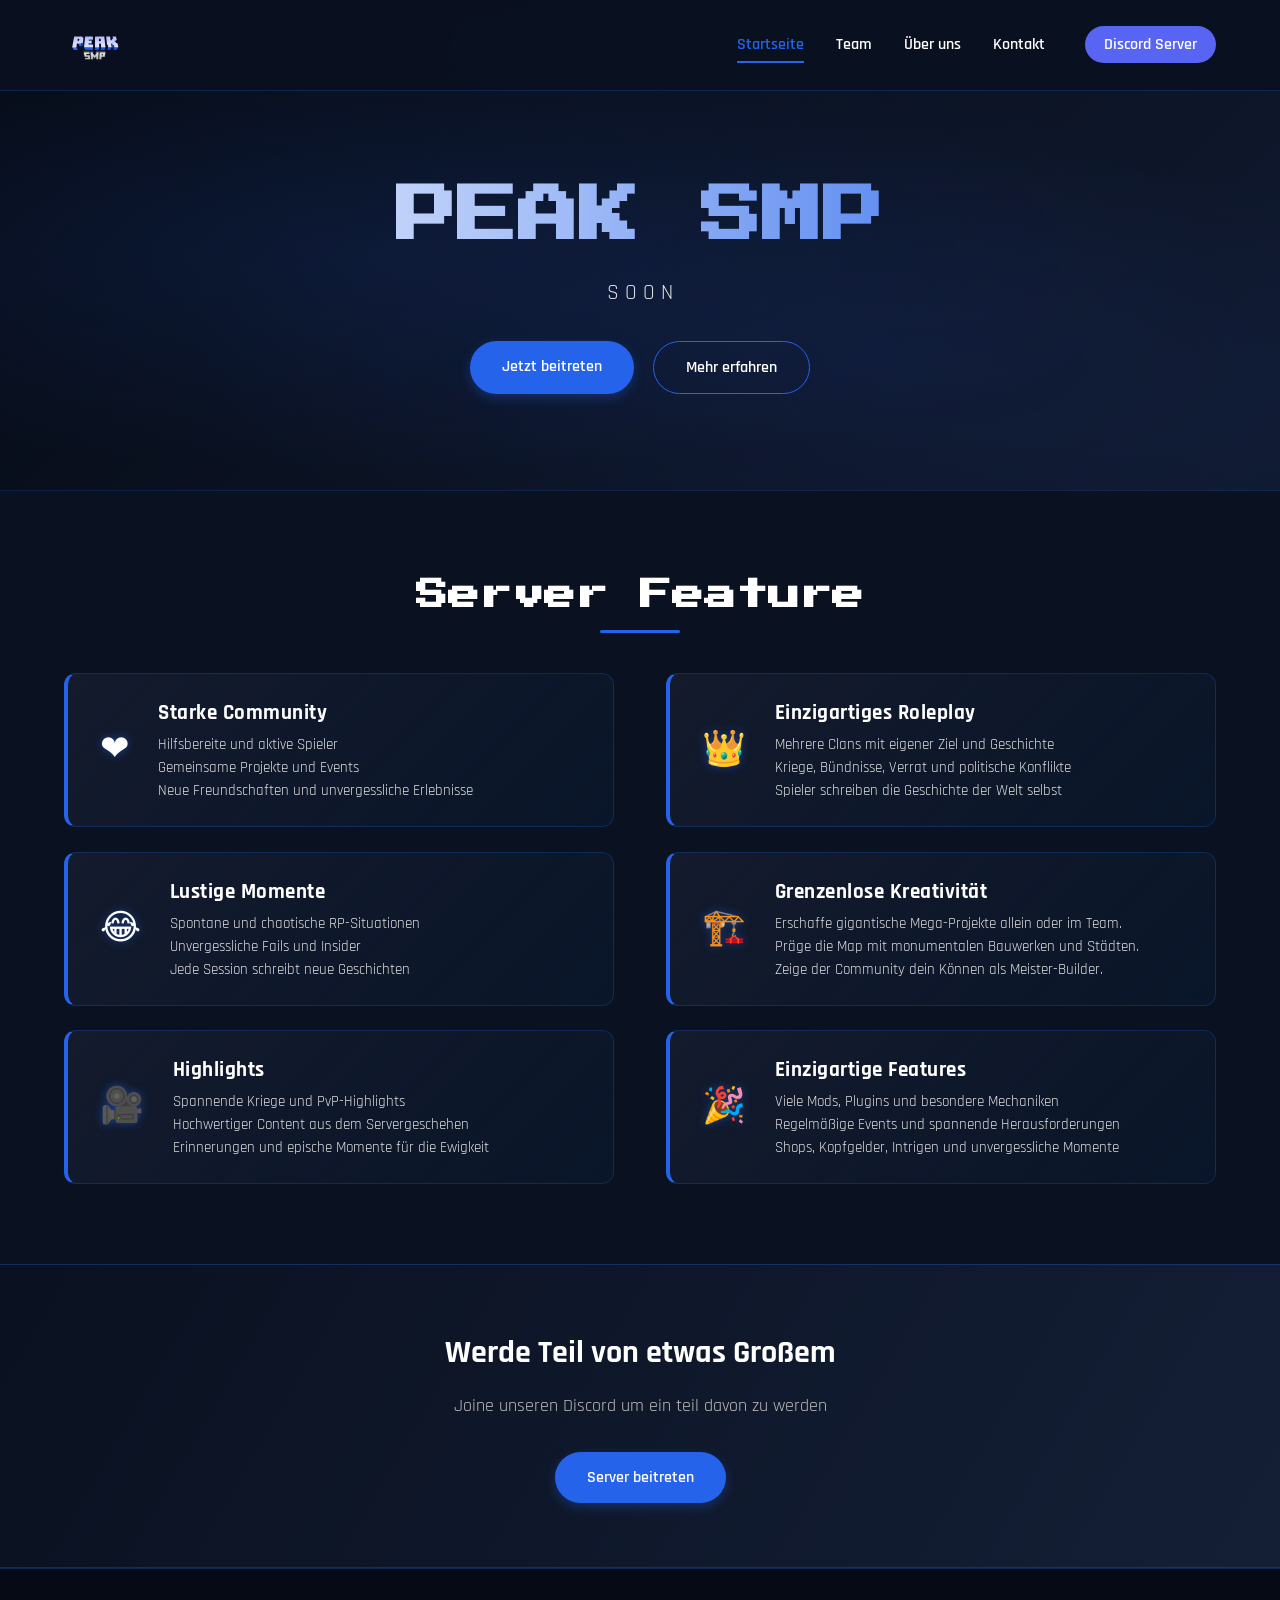
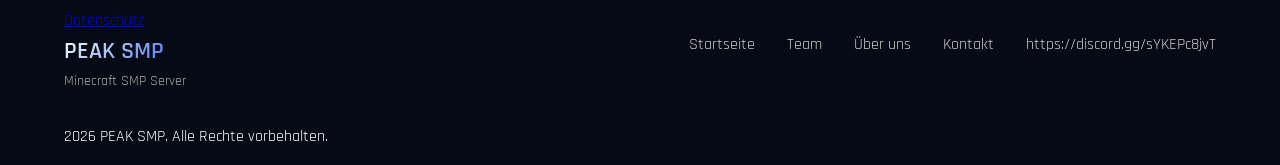
<file: index.html>
<!DOCTYPE html>
<html lang="de">
<head>
    <meta charset="UTF-8">
    <meta name="viewport" content="width=device-width, initial-scale=1.0, viewport-fit=cover">
    <title>PEAK SMP | Next Generation Minecraft Server</title>
    <link rel="icon" type="image/png" href="Bilder/logo.png">
    <link rel="stylesheet" href="style.css">
    <script src="particles.js" defer></script>
    <script src="features.js" defer></script>
    <script src="scroll.js" defer></script>
    <script src="script.js" defer></script>
</head>
<body>
    <div class="site-wrapper">
        <header class="main-header">
            <div class="container header-flex">
                <div class="logo">
                    <img src="/Bilder/logo.png" alt="PEAK SMP Logo" class="logo-img">
                </div>
                <button class="mobile-toggle" aria-label="Menü öffnen">
                    <span></span><span></span><span></span>
                </button>
                <nav class="main-nav">
                    <ul>
                        <li><a href="index.html" class="active">Startseite</a></li>
                        <li><a href="team.html">Team</a></li>
                        <li><a href="über.uns.html">Über uns</a></li>
                        <li><a href="kontakt.html">Kontakt</a></li>
                        <li><a href="https://discord.gg/sYKEPc8jvT" target="_blank" class="discord-btn">Discord Server</a></li>
                    </ul>
                </nav>
            </div>
        </header>

        <main>
            <section class="hero">
                <div class="container hero-content">
                    <h1 class="hero-title">PEAK SMP</h1>
                    <p class="hero-subtitle">S O O N</p>
                    <div class="hero-buttons">
                        <a href="https://discord.gg/sYKEPc8jvT" target="_blank" class="btn btn-primary">Jetzt beitreten</a>
                        <a href="über.uns.html" class="btn btn-secondary">Mehr erfahren</a>                    </div>
                </div>
            </section>

            <section class="features">
                <div class="container">
                    <h2 class="section-title">Server Feature</h2>
                    <div class="feature-two-columns">
                        <div class="feature-column-left"></div>
                        <div class="feature-column-right"></div>
                    </div>
                </div>
            </section>

            <section class="cta-section">
                <div class="container cta-container">
                    <h2>Werde Teil von etwas Großem</h2>
                    <p>Joine unseren Discord um ein teil davon zu werden</p>
                    <a href="https://discord.gg/sYKEPc8jvT" target="_blank" class="btn btn-primary">Server beitreten</a>
                </div>
            </section>
        </main>

        <footer class="main-footer">
            <div class="container">
                <div class="footer-privacy-box">
                    <a href="/Seiten/datenschutz.html" class="privacy-link">Datenschutz</a>
                </div>
                <div class="footer-flex">
                    <div class="footer-brand">
                        <p>PEAK SMP</p>
                        <span>Minecraft SMP Server</span>
                    </div>
                    <div class="footer-links">
    <a href="index.html">Startseite</a>
    <a href="team.html">Team</a>
    <a href="über.uns.html">Über uns</a>
    <a href="kontakt.html">Kontakt</a>
    <a href="https://discord.gg/sYKEPc8jvT" target="_blank">https://discord.gg/sYKEPc8jvT</a>
</div>

                    </div>
                </div>
                <div class="footer-bottom">
                    <div class="container">
                        <p>2026 PEAK SMP. Alle Rechte vorbehalten.</p>
                    </div>
                </div>
            </div>
        </footer>
    </div>
</body>
</html>
</file>
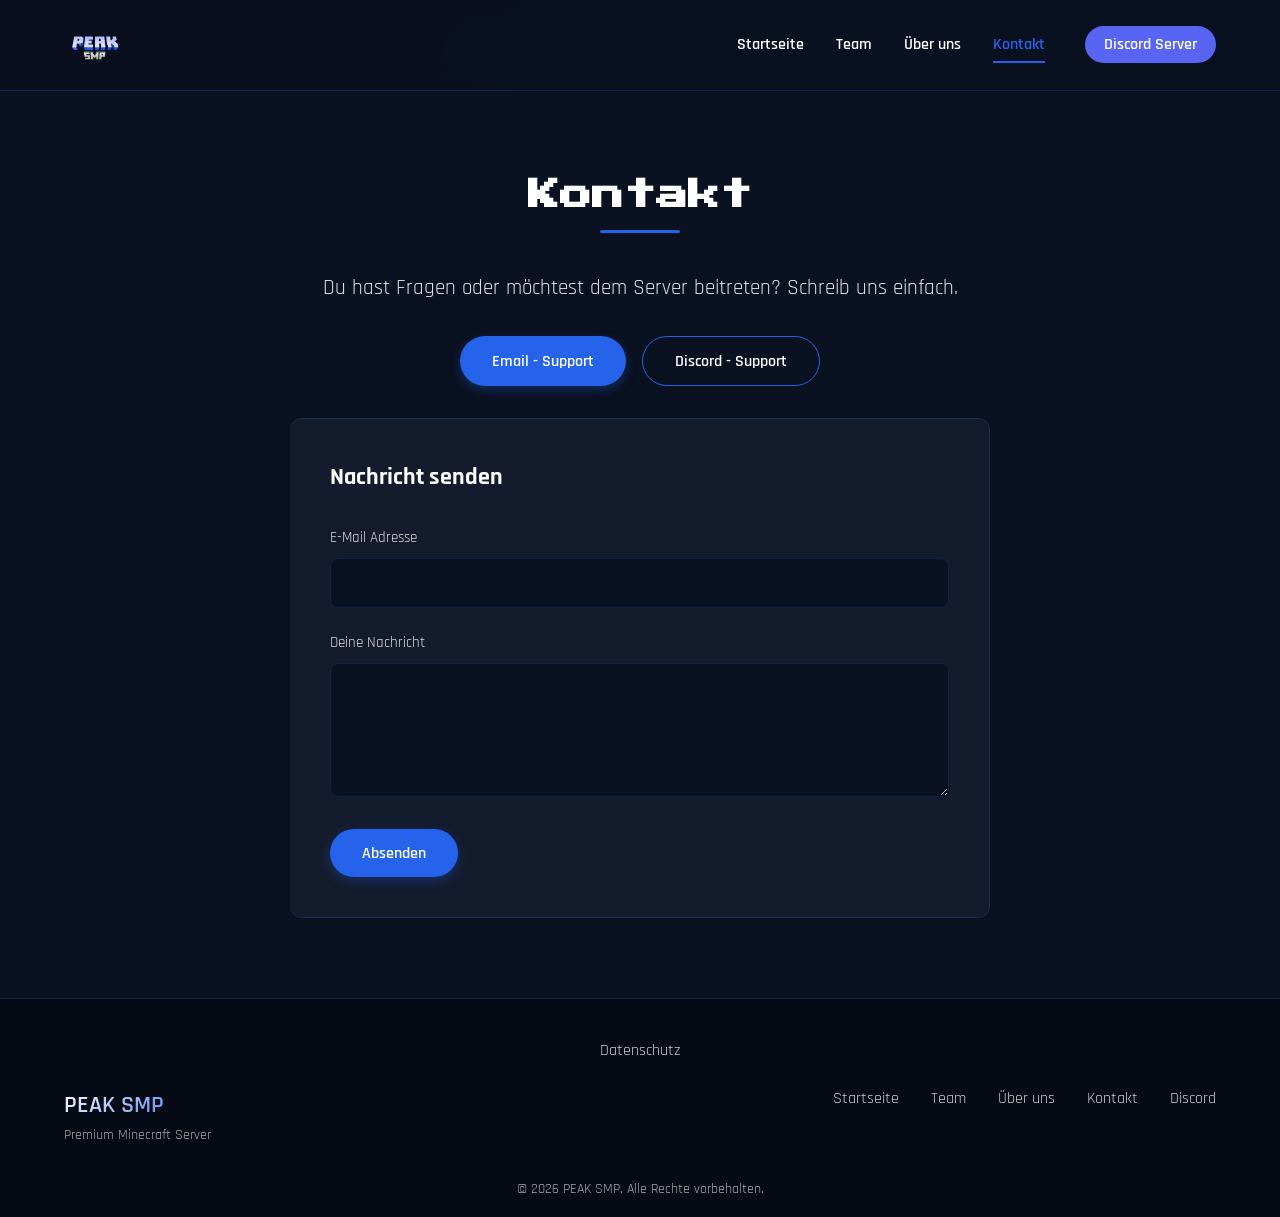
<file: kontakt.html>
<!DOCTYPE html>
<html lang="de">
<head>
    <meta charset="UTF-8">
    <meta name="viewport" content="width=device-width, initial-scale=1.0">
    <title>PEAK SMP | Kontakt</title>
    <link rel="icon" type="image/png" href="Bilder/logo.png">
    <link rel="stylesheet" href="style.css">
    <script src="particles.js" defer></script>
    <script src="scroll.js" defer></script>
    <script src="script.js" defer></script>
    <style>
        .contact-buttons {
            display: flex;
            gap: 1rem;
            margin: 1.5rem 0 2rem;
            justify-content: center;
        }
        .contact-toggle {
            cursor: pointer;
        }
        .contact-form {
            display: none;
        }
        .contact-form.active-form {
            display: block;
        }
        .contact-form-container {
            max-width: 700px;
            margin: 0 auto;
        }
        .contact-form .form-group {
            margin-bottom: 1.5rem;
            text-align: left;
        }
        .contact-form .form-group label {
            display: block;
            margin-bottom: 0.5rem;
            color: var(--text-off);
            font-size: 0.95rem;
        }
        .contact-form input, .contact-form textarea {
            width: 100%;
            padding: 0.85rem 1rem;
            background: var(--bg-dark);
            border: 1px solid rgba(37, 99, 235, 0.2);
            border-radius: 8px;
            color: white;
            font-family: 'Rajdhani', sans-serif;
            font-size: 1rem;
            transition: var(--transition);
        }
        .contact-form input:focus, .contact-form textarea:focus {
            outline: none;
            border-color: var(--primary-red);
            box-shadow: var(--glow);
        }
        #discord-success-message, #email-success-message {
            text-align: center;
            margin-top: 2rem;
            padding-top: 1.5rem;
            border-top: 1px solid rgba(255,255,255,0.1);
        }
        .success-title {
            color: var(--primary-red);
            font-size: 1.4rem;
            font-weight: bold;
            margin-bottom: 1rem;
        }
        .success-text {
            margin-bottom: 2rem;
            line-height: 1.5;
            color: var(--text-off);
        }
        .animated-btn {
            transition: all 0.3s ease;
            box-shadow: 0 0 0 rgba(37, 99, 235, 0.4);
            animation: pulse-blue 2s infinite;
        }
        .animated-btn:hover {
            animation: none;
            transform: translateY(-3px);
            box-shadow: 0 10px 20px rgba(37, 99, 235, 0.4);
        }
        @keyframes pulse-blue {
            0% { box-shadow: 0 0 0 0 rgba(37, 99, 235, 0.4); }
            70% { box-shadow: 0 0 0 10px rgba(37, 99, 235, 0); }
            100% { box-shadow: 0 0 0 0 rgba(37, 99, 235, 0); }
        }
    </style>
</head>
<body>
    <div class="site-wrapper">
        <!-- HEADER / NAVIGATION -->
        <header class="main-header">
            <div class="container header-flex">
                <div class="logo">
                    <img src="Bilder/logo.png" alt="PEAK SMP Logo" class="logo-img">
                </div>
                <button class="mobile-toggle" aria-label="Menü öffnen">
                    <span></span><span></span><span></span>
                </button>
                <nav class="main-nav">
                    <ul>
                        <li><a href="index.html">Startseite</a></li>
                        <li><a href="team.html">Team</a></li>
                        <li><a href="über.uns.html">Über uns</a></li>
                        <li><a href="kontakt.html" class="active">Kontakt</a></li>
                        <li><a href="https://discord.gg/BPkrQR4ZX9" target="_blank" class="discord-btn">Discord Server</a></li>
                    </ul>
                </nav>
            </div>
        </header>

        <!-- MAIN CONTENT -->
        <main class="features" style="text-align: center;">
            <div class="container">
                <h1 class="section-title">Kontakt</h1>
                <p class="hero-subtitle">Du hast Fragen oder möchtest dem Server beitreten? Schreib uns einfach.</p>

                <!-- Toggles für die Formulare -->
                <div class="contact-buttons">
                    <button class="btn btn-primary contact-toggle active" data-form="email">Email - Support</button>
                    <button class="btn btn-secondary contact-toggle" data-form="discord">Discord - Support</button>
                </div>

                <div class="contact-form-container">
                    <!-- Umgebende Styling-Box für das Formular -->
                    <div class="banner-card" style="max-width: 100%; display: block; padding: 2.5rem; border-left: none; background: var(--bg-card);">
                        
                        <!-- Email-Formular (Formspree) -->
                        <div id="email-form" class="contact-form active-form">
                            <h2 style="margin-bottom: 2rem; text-align: left;">Nachricht senden</h2>
                            <form action="https://formspree.io/f/xkoapkjv" method="POST">
                                <div class="form-group">
                                    <label for="email">E-Mail Adresse</label>
                                    <input type="email" id="email" name="email" required>
                                </div>
                                <div class="form-group">
                                    <label for="message">Deine Nachricht</label>
                                    <textarea id="message" name="message" rows="5" required></textarea>
                                </div>
                                <div style="text-align: left;">
                                    <button type="submit" class="btn btn-primary">Absenden</button>
                                </div>
                            </form>
                            <div id="email-success-message" style="margin-top: 1.5rem; display: none; text-align: center;">
                                <p style="color: #4caf50;">Vielen Dank! Deine Nachricht wurde gesendet.</p>
                            </div>
                        </div>

                        <!-- Discord-Formular -->
                        <div id="discord-form" class="contact-form">
                            <h2 style="margin-bottom: 2rem; text-align: left;">Discord Support</h2>
                            <form id="discord-contact-form">
                                <div class="form-group">
                                    <label for="subject">Dein Anliegen</label>
                                    <input type="text" id="subject" name="subject" required>
                                </div>
                                <div class="form-group">
                                    <label for="discordname">Discord Name (Only ID + Name)</label>
                                    <input type="text" id="discordname" name="discordname" placeholder="Beispiel: Benutzer#1234" required>
                                </div>
                                <div class="form-group">
                                    <label for="discordmessage">Nachricht</label>
                                    <textarea id="discordmessage" rows="5" required></textarea>
                                </div>
                                <div style="text-align: left;">
                                    <button type="submit" class="btn btn-primary">Absenden</button>
                                </div>
                            </form>
                            <div id="discord-success-message" style="margin-top: 2rem; display: none; text-align: center;">
                                <p class="success-title">Discord Support Anfrage</p>
                                <p class="success-text">Hey Vielen Dank für deine Support Anfrage. Wir werden sie uns durchlesen, dein Anliegen klären und so schnell wir können zurückschreiben!</p>
                                <a href="https://discord.gg/BPkrQR4ZX9" target="_blank" class="btn btn-primary animated-btn">Support beitreten</a>
                            </div>
                        </div>

                    </div>
                </div>
            </div>
        </main>

        <!-- FOOTER -->
        <footer class="main-footer">
            <div class="container">
                <div style="text-align: center; margin-bottom: 1.5rem;">
                    <a href="datenschutz.html" style="color: #ccc; text-decoration: none; transition: color 0.2s;">Datenschutz</a>
                </div>
                <div class="footer-flex">
                    <div class="footer-brand">
                        <p>PEAK SMP</p>
                        <span>Premium Minecraft Server</span>
                    </div>
                    <div class="footer-links">
                        <a href="index.html">Startseite</a>
                        <a href="team.html">Team</a>
                        <a href="über.uns.html">Über uns</a>
                        <a href="kontakt.html">Kontakt</a>
                        <a href="https://discord.gg/BPkrQR4ZX9" target="_blank">Discord</a>
                    </div>
                </div>
                <div style="text-align: center; margin-top: 2rem; color: #aaa; font-size: 0.9rem;">
                    <p>&copy; 2026 PEAK SMP. Alle Rechte vorbehalten.</p>
                </div>
            </div>
        </footer>
    </div>
</body>
</html>
</file>
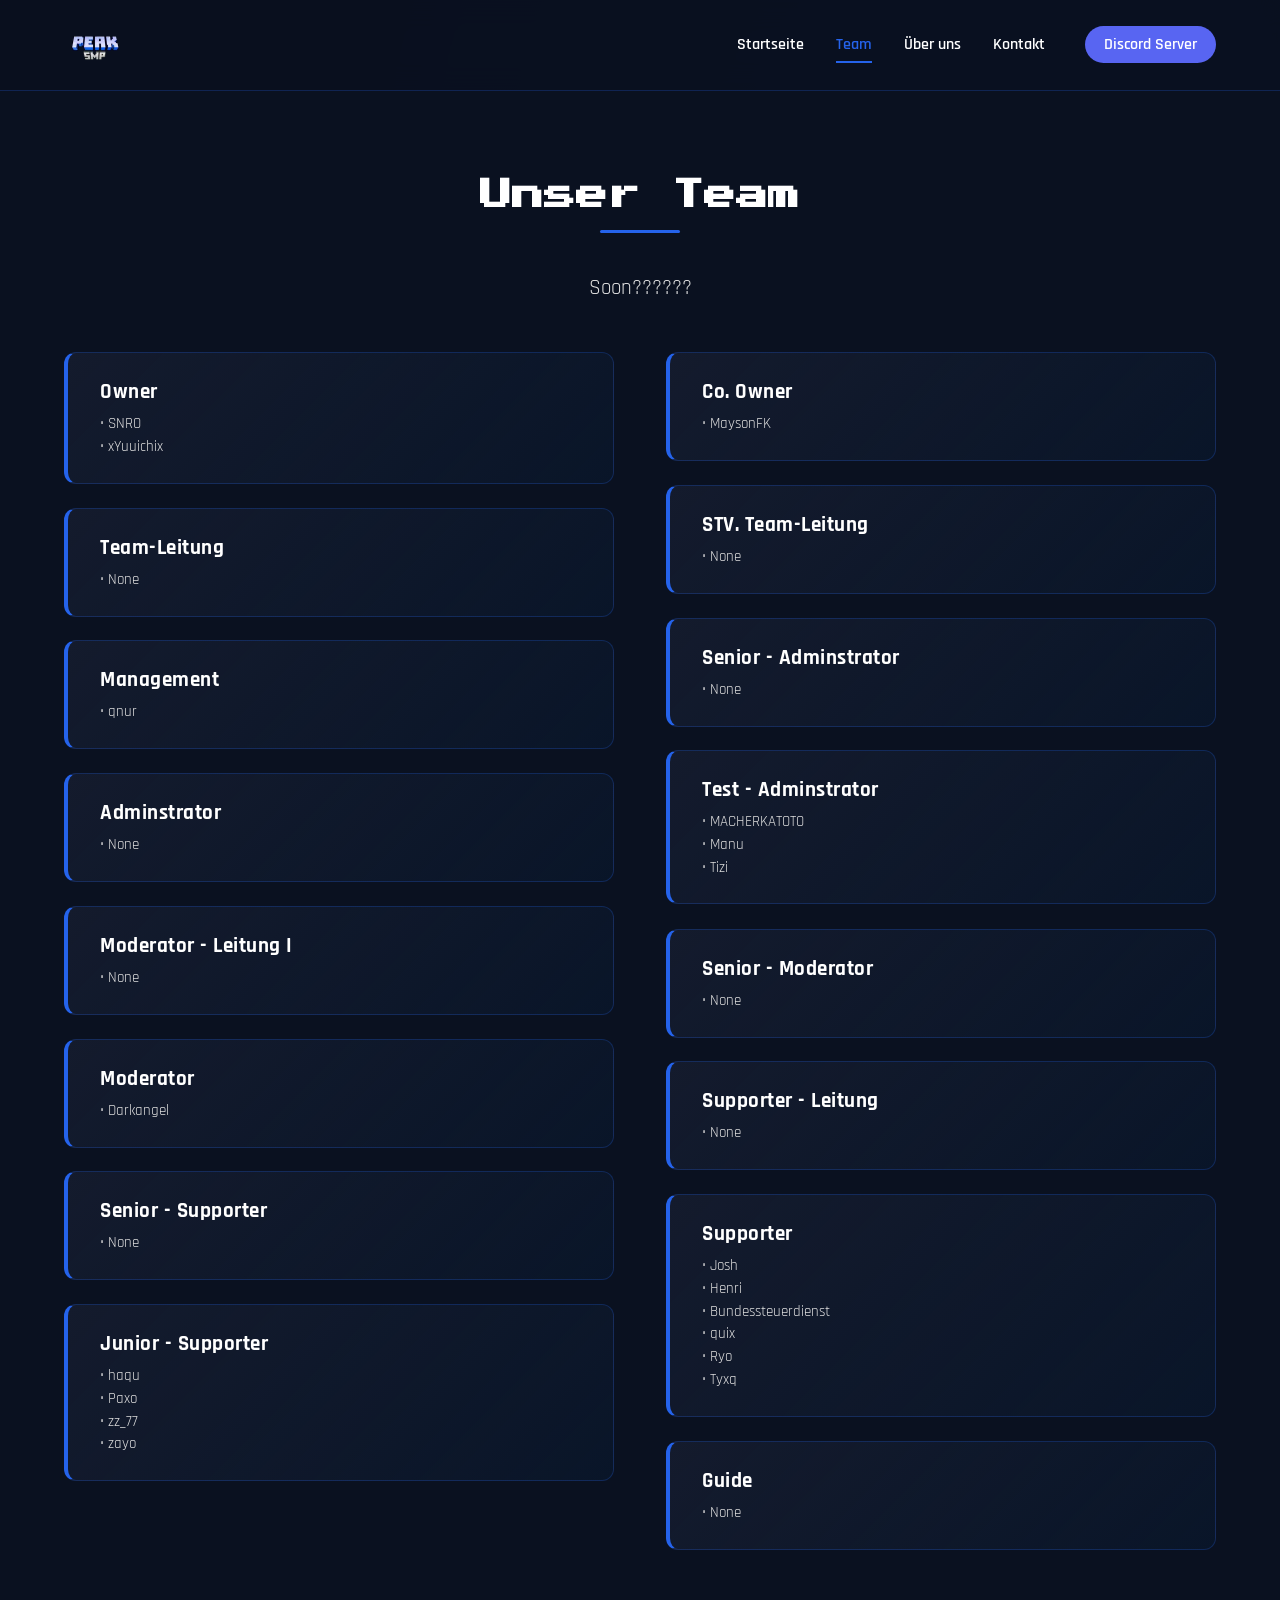
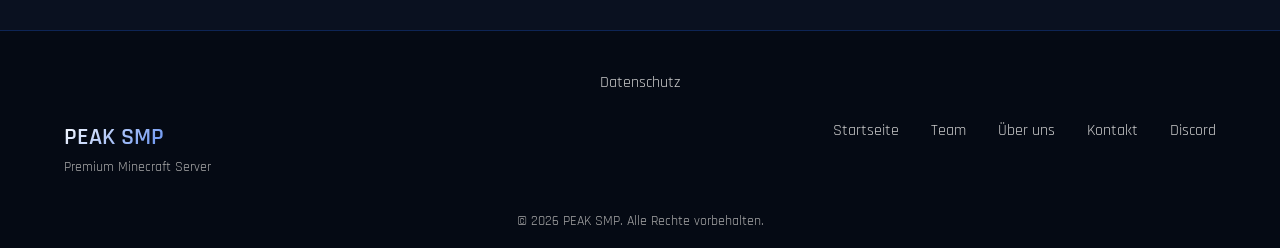
<file: team.html>
<!DOCTYPE html>
<html lang="de">
<head>
    <meta charset="UTF-8">
    <meta name="viewport" content="width=device-width, initial-scale=1.0">
    <title>PEAK SMP | Team</title>
    <link rel="icon" type="image/png" href="Bilder/logo.png">
    <link rel="stylesheet" href="style.css">
    <script src="particles.js" defer></script>
    <script src="scroll.js" defer></script>
    <script src="script.js" defer></script>
</head>
<body>
    <div class="site-wrapper">
        <!-- HEADER / NAVIGATION -->
        <header class="main-header">
            <div class="container header-flex">
                <div class="logo">
                    <img src="Bilder/logo.png" alt="PEAK SMP Logo" class="logo-img">
                </div>
                <button class="mobile-toggle" aria-label="Menü öffnen">
                    <span></span><span></span><span></span>
                </button>
                <nav class="main-nav">
                    <ul>
                        <li><a href="index.html">Startseite</a></li>
                        <li><a href="team.html" class="active">Team</a></li>
                        <li><a href="über.uns.html">Über uns</a></li>
                        <li><a href="kontakt.html">Kontakt</a></li>
                        <li><a href="https://discord.gg" target="_blank" class="discord-btn">Discord Server</a></li>
                    </ul>
                </nav>
            </div>
        </header>

        <!-- MAIN CONTENT (TEAM BOXEN) -->
        <main class="features">
            <div class="container">
                <h1 class="section-title">Unser Team</h1>
                <p class="hero-subtitle" style="text-align: center; margin-bottom: 3rem;">Soon??????</p>
                
                <div class="feature-two-columns">
                    <!-- LINKE SPALTE -->
                    <div class="feature-column-left">
                        
                        <div class="banner-card">
                            <div>
                                <h3>Owner</h3>
                                <p>• SNRO<br>• xYuuichix</p>
                            </div>
                        </div>

                        <div class="banner-card">
                            <div>
                                <h3>Team-Leitung</h3>
                                <p>• None</p>
                            </div>
                        </div>

                        <div class="banner-card">
                            <div>
                                <h3>Management</h3>
                                <p>• qnur</p>
                            </div>
                        </div>

                        <div class="banner-card">
                            <div>
                                <h3>Adminstrator</h3>
                                <p>• None</p>
                            </div>
                        </div>

                        <div class="banner-card">
                            <div>
                                <h3>Moderator - Leitung I</h3>
                                <p>• None</p>
                            </div>
                        </div>

                        <div class="banner-card">
                            <div>
                                <h3>Moderator</h3>
                                <p>• Darkangel</p>
                            </div>
                        </div>

                        <div class="banner-card">
                            <div>
                                <h3>Senior - Supporter</h3>
                                <p>• None</p>
                            </div>
                        </div>

                        <div class="banner-card">
                            <div>
                                <h3>Junior - Supporter</h3>
                                <p>• haqu<br>• Paxo<br>• zz_77<br>• zayo</p>
                            </div>
                        </div>

                    </div>

                    <!-- RECHTE SPALTE -->
                    <div class="feature-column-right">

                        <div class="banner-card">
                            <div>
                                <h3>Co. Owner</h3>
                                <p>• MaysonFK</p>
                            </div>
                        </div>

                        <div class="banner-card">
                            <div>
                                <h3>STV. Team-Leitung</h3>
                                <p>• None</p>
                            </div>
                        </div>

                        <div class="banner-card">
                            <div>
                                <h3>Senior - Adminstrator</h3>
                                <p>• None</p>
                            </div>
                        </div>

                        <div class="banner-card">
                            <div>
                                <h3>Test - Adminstrator</h3>
                                <p>• MACHERKATOTO<br>• Manu<br>• Tizi</p>
                            </div>
                        </div>

                        <div class="banner-card">
                            <div>
                                <h3>Senior - Moderator</h3>
                                <p>• None</p>
                            </div>
                        </div>

                        <div class="banner-card">
                            <div>
                                <h3>Supporter - Leitung</h3>
                                <p>• None</p>
                            </div>
                        </div>

                        <div class="banner-card">
                            <div>
                                <h3>Supporter</h3>
                                <p>• Josh<br>• Henri<br>• Bundessteuerdienst<br>• quix<br>• Ryo<br>• Tyxq</p>
                            </div>
                        </div>

                        <div class="banner-card">
                            <div>
                                <h3>Guide</h3>
                                <p>• None</p>
                            </div>
                        </div>

                    </div>
                </div>
            </div>
        </main>

        <!-- FOOTER -->
        <footer class="main-footer">
            <div class="container">
                <div style="text-align: center; margin-bottom: 1.5rem;">
                    <a href="datenschutz.html" style="color: #ccc; text-decoration: none; transition: color 0.2s;">Datenschutz</a>
                </div>
                <div class="footer-flex">
                    <div class="footer-brand">
                        <p>PEAK SMP</p>
                        <span>Premium Minecraft Server</span>
                    </div>
                    <div class="footer-links">
                        <a href="index.html">Startseite</a>
                        <a href="team.html">Team</a>
                        <a href="über.uns.html">Über uns</a>
                        <a href="kontakt.html">Kontakt</a>
                        <a href="https://discord.gg" target="_blank">Discord</a>
                    </div>
                </div>
                <div style="text-align: center; margin-top: 2rem; color: #aaa; font-size: 0.9rem;">
                    <p>&copy; 2026 PEAK SMP. Alle Rechte vorbehalten.</p>
                </div>
            </div>
        </footer>
    </div>
</body>
</html>
</file>
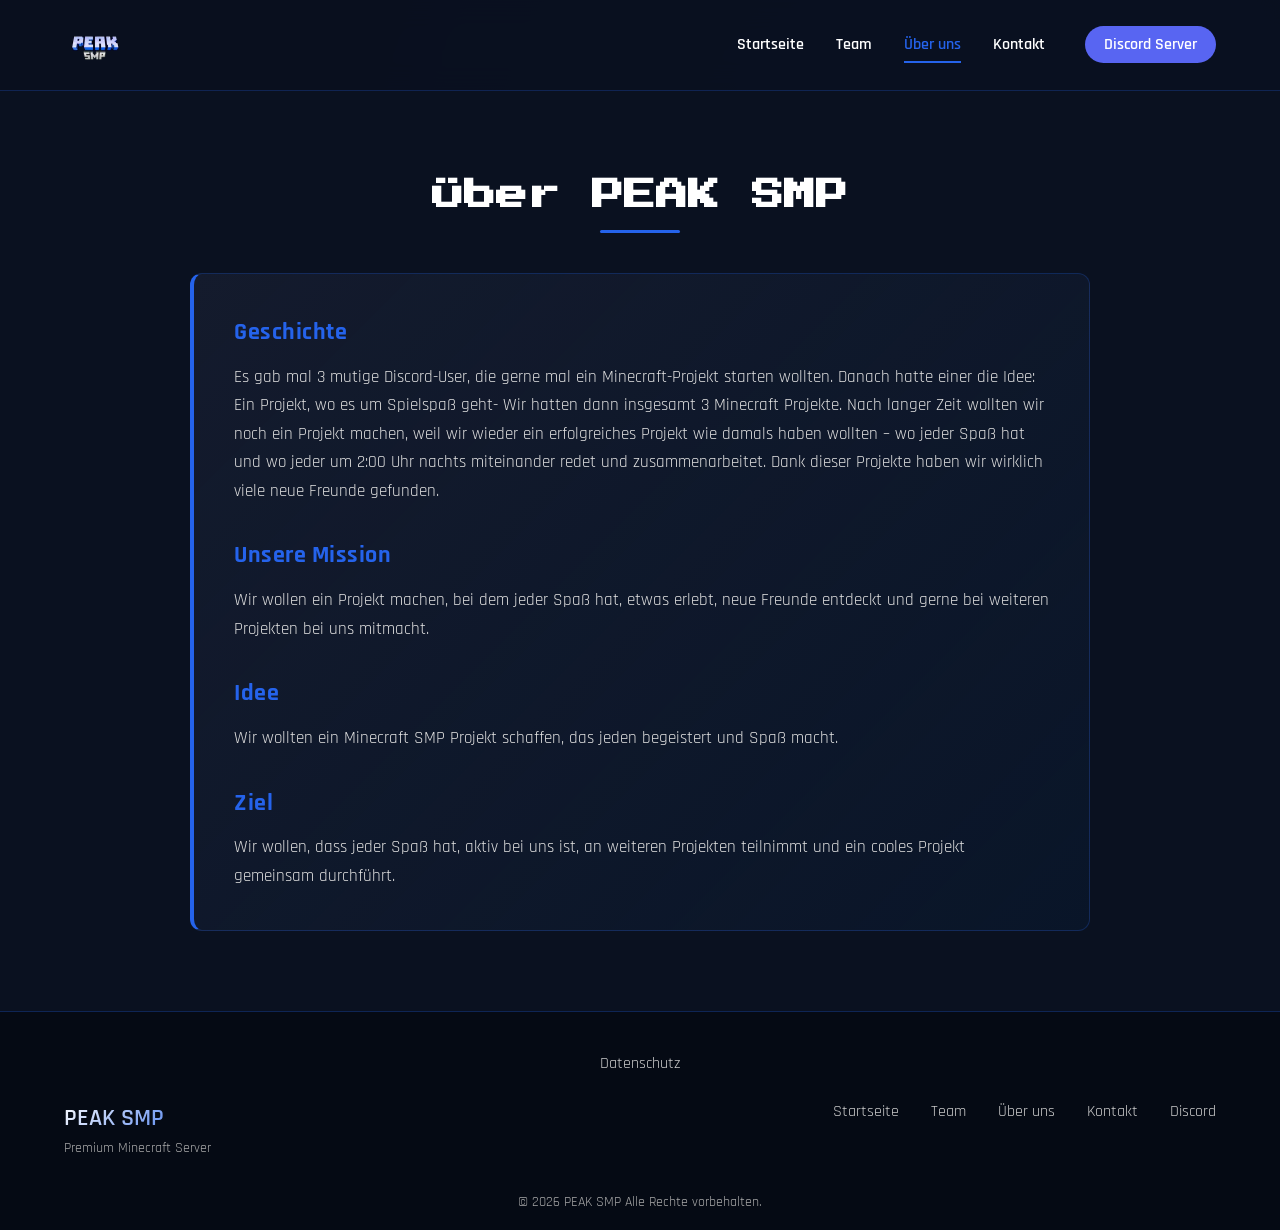
<file: über.uns.html>
<!DOCTYPE html>
<html lang="de">
<head>
    <meta charset="UTF-8">
    <meta name="viewport" content="width=device-width, initial-scale=1.0">
    <title>PEAK SMP | Über uns</title>
    <link rel="icon" type="image/png" href="Bilder/logo.png">
    <link rel="stylesheet" href="style.css">
    <script src="particles.js" defer></script>
    <script src="scroll.js" defer></script>
    <script src="script.js" defer></script>
</head>
<body>
    <div class="site-wrapper">
        <!-- HEADER / NAVIGATION -->
        <header class="main-header">
            <div class="container header-flex">
                <div class="logo">
                    <img src="Bilder/logo.png" alt="PEAK SMP Logo" class="logo-img">
                </div>
                <button class="mobile-toggle" aria-label="Menü öffnen">
                    <span></span><span></span><span></span>
                </button>
                <nav class="main-nav">
                    <ul>
                        <li><a href="index.html">Startseite</a></li>
                        <li><a href="team.html">Team</a></li>
                        <li><a href="über.uns.html" class="active">Über uns</a></li>
                        <li><a href="kontakt.html">Kontakt</a></li>
                        <li><a href="https://discord.gg/BPkrQR4ZX9" target="_blank" class="discord-btn">Discord Server</a></li>
                    </ul>
                </nav>
            </div>
        </header>

        <!-- MAIN CONTENT -->
        <main class="features">
            <div class="container" style="max-width: 900px;">
                <h1 class="section-title">Über PEAK SMP</h1>
                
                <!-- Große Inhaltsbox -->
                <div class="banner-card" style="max-width: 100%; display: block; padding: 2.5rem;">
                    
                    <div style="margin-bottom: 2rem;">
                        <h3 style="color: var(--primary-red); font-size: 1.5rem; margin-bottom: 0.8rem;">Geschichte</h3>
                        <p style="font-size: 1.05rem; line-height: 1.7; color: var(--text-off);">
                            Es gab mal 3 mutige Discord-User, die gerne mal ein Minecraft-Projekt starten wollten. Danach hatte einer die Idee: Ein Projekt, wo es um Spielspaß geht- Wir hatten dann insgesamt 3 Minecraft Projekte. Nach langer Zeit wollten wir noch ein Projekt machen, weil wir wieder ein erfolgreiches Projekt wie damals haben wollten – wo jeder Spaß hat und wo jeder um 2:00 Uhr nachts miteinander redet und zusammenarbeitet. Dank dieser Projekte haben wir wirklich viele neue Freunde gefunden.
                        </p>
                    </div>
                    
                    <div style="margin-bottom: 2rem;">
                        <h3 style="color: var(--primary-red); font-size: 1.5rem; margin-bottom: 0.8rem;">Unsere Mission</h3>
                        <p style="font-size: 1.05rem; line-height: 1.7; color: var(--text-off);">
                            Wir wollen ein Projekt machen, bei dem jeder Spaß hat, etwas erlebt, neue Freunde entdeckt und gerne bei weiteren Projekten bei uns mitmacht.
                        </p>
                    </div>
                    
                    <div style="margin-bottom: 2rem;">
                        <h3 style="color: var(--primary-red); font-size: 1.5rem; margin-bottom: 0.8rem;">Idee</h3>
                        <p style="font-size: 1.05rem; line-height: 1.7; color: var(--text-off);">
                            Wir wollten ein Minecraft SMP Projekt schaffen, das jeden begeistert und Spaß macht.
                        </p>
                    </div>
                    
                    <div>
                        <h3 style="color: var(--primary-red); font-size: 1.5rem; margin-bottom: 0.8rem;">Ziel</h3>
                        <p style="font-size: 1.05rem; line-height: 1.7; color: var(--text-off);">
                            Wir wollen, dass jeder Spaß hat, aktiv bei uns ist, an weiteren Projekten teilnimmt und ein cooles Projekt gemeinsam durchführt.
                        </p>
                    </div>
                    
                </div>
            </div>
        </main>

        <!-- FOOTER -->
        <footer class="main-footer">
            <div class="container">
                <div style="text-align: center; margin-bottom: 1.5rem;">
                    <a href="datenschutz.html" style="color: #ccc; text-decoration: none; transition: color 0.2s;">Datenschutz</a>
                </div>
                <div class="footer-flex">
                    <div class="footer-brand">
                        <p>PEAK SMP</p>
                        <span>Premium Minecraft Server</span>
                    </div>
                    <div class="footer-links">
                        <a href="index.html">Startseite</a>
                        <a href="team.html">Team</a>
                        <a href="über.uns.html">Über uns</a>
                        <a href="kontakt.html">Kontakt</a>
                        <a href="https://discord.gg/BPkrQR4ZX9" target="_blank">Discord</a>
                    </div>
                </div>
                <div style="text-align: center; margin-top: 2rem; color: #aaa; font-size: 0.9rem;">
                    <p>&copy; 2026 PEAK SMP Alle Rechte vorbehalten.</p>
                </div>
            </div>
        </footer>
    </div>
</body>
</html>
</file>
<file: style.css>
@import url('https://fonts.googleapis.com/css2?family=Press+Start+2P&family=Rajdhani:wght@400;600;700&display=swap');

:root {
  --primary-red: #2563eb;      /* Kräftiges Peak-Blau */
  --primary-dark: #1d4ed8;     /* Dunkleres Blau für Effekte */
  --primary-deep: #1e3a8a;     /* Sehr dunkles Blau */
  --text-light: #ffffff;
  --text-off: #e0e0e0;
  --bg-dark: #0a1120;          /* Modernes, dunkles Blau-Grau statt Schwarz */
  --bg-card: #141b2d;          /* Dunkelblaue Boxen */
  --bg-elevated: #1e2942;
  --shadow: 0 20px 35px -12px rgba(0, 0, 0, 0.5);
  --glow: 0 0 12px rgba(37, 99, 235, 0.4); /* Blauer Leuchteffekt */
  --transition: all 0.3s cubic-bezier(0.25, 0.46, 0.45, 0.94);
}

* {
    margin: 0;
    padding: 0;
    box-sizing: border-box;
}

body {
    font-family: 'Rajdhani', 'Segoe UI', system-ui, -apple-system, sans-serif;
    background-color: #060b16; /* Tiefes Dunkelblau */
    background-image:
        radial-gradient(ellipse at 20% 50%, rgba(37, 99, 235, 0.2) 0%, transparent 55%), /* Blaue Leuchteffekte */
        radial-gradient(ellipse at 80% 20%, rgba(29, 78, 216, 0.15) 0%, transparent 50%),
        radial-gradient(ellipse at 60% 80%, rgba(30, 58, 138, 0.15) 0%, transparent 45%);
    color: var(--text-light);
    line-height: 1.5;
    scroll-behavior: smooth;
}

.container {
    width: 90%;
    max-width: 1280px;
    margin: 0 auto;
}

.site-wrapper {
    display: flex;
    flex-direction: column;
    min-height: 100vh;
    position: relative;
}

main {
    flex: 1;
}

.main-header {
    position: sticky;
    top: 0;
    z-index: 1000;
    background: rgba(10, 17, 32, 0.92);
    backdrop-filter: blur(14px);
    border-bottom: 1px solid rgba(37, 99, 235, 0.25); /* Blauer Rahmen */
    padding: 0.8rem 0;
}

.header-flex {
    display: flex;
    justify-content: space-between;
    align-items: center;
    flex-wrap: wrap;
    gap: 1rem;
}

.logo {
    display: flex;
    align-items: center;
}

.logo-img {
    height: 64px;
    width: auto;
    display: block;
    transition: var(--transition);
}

.logo-img:hover {
    opacity: 0.9;
    transform: scale(1.02);
}

.main-nav ul {
    display: flex;
    gap: 2rem;
    list-style: none;
}

.main-nav a {
    color: var(--text-light);
    text-decoration: none;
    font-weight: 600;
    font-size: 1rem;
    padding: 0.5rem 0;
    position: relative;
    transition: var(--transition);
}

.main-nav a::after {
    content: '';
    position: absolute;
    bottom: 0;
    left: 0;
    width: 0;
    height: 2px;
    background: var(--primary-red);
    transition: width 0.3s ease;
}

.main-nav a:hover::after,
.main-nav a.active::after {
    width: 100%;
}

.main-nav a.active {
    color: var(--primary-red);
}

.main-nav .discord-btn {
    background: #5865F2;
    padding: 0.5rem 1.2rem;
    border-radius: 40px;
    margin-left: 0.5rem;
    transition: 0.2s;
}
.main-nav .discord-btn:hover {
    background: #4752c4;
    transform: translateY(-2px);
}
.main-nav .discord-btn::after {
    display: none;
}

.mobile-toggle {
    display: none;
    flex-direction: column;
    gap: 5px;
    background: transparent;
    border: none;
    cursor: pointer;
    padding: 0.5rem;
}

.mobile-toggle span {
    width: 25px;
    height: 2px;
    background-color: var(--text-light);
    transition: var(--transition);
}

.hero {
    background:
        radial-gradient(ellipse at 30% 40%, rgba(37, 99, 235, 0.12), transparent 65%),
        radial-gradient(ellipse at 70% 70%, rgba(30, 58, 138, 0.15), transparent 55%),
        linear-gradient(135deg, #060b16 0%, #101a30 100%);
    padding: 5rem 0 6rem;
    text-align: center;
    border-bottom: 1px solid rgba(37, 99, 235, 0.2);
    position: relative;
    z-index: 1;
}

.hero-title {
    font-family: 'Press Start 2P', monospace;
    font-size: 3.8rem;
    font-weight: 800;
    background: linear-gradient(to right, #fff, #2563eb); /* Text-Verlauf ins Blaue */
    -webkit-background-clip: text;
    background-clip: text;
    color: transparent;
    margin-bottom: 1rem;
}

.hero-subtitle {
    font-size: 1.3rem;
    max-width: 700px;
    margin: 0 auto 2rem;
    color: var(--text-off);
}

.hero-buttons {
    display: flex;
    gap: 1.2rem;
    justify-content: center;
    flex-wrap: wrap;
}

.btn {
    display: inline-block;
    padding: 0.85rem 2rem;
    border-radius: 40px;
    font-weight: 600;
    text-decoration: none;
    transition: var(--transition);
    border: none;
    cursor: pointer;
    font-size: 1rem;
    font-family: 'Rajdhani', sans-serif;
}

.btn-primary {
    background: var(--primary-red);
    color: white;
    box-shadow: 0 4px 12px rgba(37, 99, 235, 0.3);
}

.btn-primary:hover {
    background: var(--primary-dark);
    transform: translateY(-3px);
    box-shadow: 0 10px 20px rgba(37, 99, 235, 0.4);
}

.btn-secondary {
    background: transparent;
    color: var(--text-light);
    border: 1.5px solid var(--primary-red);
}

.btn-secondary:hover {
    background: rgba(37, 99, 235, 0.15);
    transform: translateY(-3px);
}

.features {
    padding: 5rem 0;
    background: var(--bg-dark);
    position: relative;
    z-index: 1;
}

.section-title {
    font-family: 'Press Start 2P', monospace;
    font-size: 2rem;
    text-align: center;
    margin-bottom: 2.5rem;
    position: relative;
    display: inline-block;
    width: 100%;
}

.section-title:after {
    content: '';
    display: block;
    width: 80px;
    height: 3px;
    background: var(--primary-red);
    margin: 0.7rem auto 0;
    border-radius: 3px;
}

.feature-two-columns {
    display: grid;
    grid-template-columns: 1fr 1fr;
    gap: 2rem;
    align-items: start;
}

.feature-column-left,
.feature-column-right {
    display: flex;
    flex-direction: column;
    gap: 1.5rem;
}

.feature-column-left .banner-card {
    margin-left: 0;
    margin-right: auto;
}

.feature-column-right .banner-card {
    margin-left: auto;
    margin-right: 0;
}

.banner-card {
    background: linear-gradient(135deg, var(--bg-card) 0%, rgba(10, 25, 47, 0.6) 100%);
    border: 1px solid rgba(37, 99, 235, 0.25);
    border-left: 4px solid var(--primary-red);
    border-radius: 12px;
    padding: 1.5rem 2rem;
    display: flex;
    align-items: center;
    gap: 1.8rem;
    transition: all 0.35s cubic-bezier(0.34, 1.56, 0.64, 1);
    position: relative;
    overflow: hidden;
    width: 100%;
    max-width: 550px;
}

.banner-card::after {
    content: '';
    position: absolute;
    inset: 0;
    background: linear-gradient(90deg, rgba(37, 99, 235, 0.08) 0%, transparent 60%);
    opacity: 0;
    transition: opacity 0.3s ease;
    pointer-events: none;
}

.banner-card:hover {
    border-left-color: var(--primary-red);
    box-shadow: 0 8px 24px rgba(0, 0, 0, 0.5), var(--glow);
    transform: translateX(6px) translateY(-3px);
}

.banner-card:hover::after {
    opacity: 1;
}

.banner-icon {
    font-size: 2.2rem;
    flex-shrink: 0;
    filter: drop-shadow(0 0 4px rgba(37, 99, 235, 0.5));
}

.banner-card h3 {
    color: var(--text-light);
    font-size: 1.3rem;
    font-weight: 700;
    margin-bottom: 0.3rem;
    letter-spacing: 0.5px;
}

.banner-card p {
    font-size: 0.95rem;
    color: var(--text-off);
    line-height: 1.5;
    margin: 0;
}

.cta-section {
    padding: 4rem 0;
    background: linear-gradient(120deg, #0a1120, #141f36);
    text-align: center;
    border-top: 1px solid rgba(37, 99, 235, 0.3);
    border-bottom: 1px solid rgba(37, 99, 235, 0.3);
    position: relative;
    z-index: 1;
}

.cta-container h2 {
    font-size: 2rem;
    margin-bottom: 1rem;
}

.cta-container p {
    margin-bottom: 2rem;
    font-size: 1.1rem;
    color: #bbb;
}

.main-footer {
    background: #050a14;
    border-top: 1px solid rgba(37, 99, 235, 0.3);
    padding: 2.5rem 0 1rem;
    position: relative;
    z-index: 1;
}

.footer-flex {
    display: flex;
    justify-content: space-between;
    flex-wrap: wrap;
    gap: 2rem;
    margin-bottom: 2rem;
}

.footer-brand p {
    font-size: 1.5rem;
    font-weight: 600;
    background: linear-gradient(135deg, #fff, #2563eb);
    -webkit-background-clip: text;
    background-clip: text;
    color: transparent;
}

.footer-brand span {
    font-size: 0.85rem;
    color: #aaa;
}

.footer-links {
    display: flex;
    gap: 2rem;
    flex-wrap: wrap;
}

.footer-links a {
    color: #ccc;
    text-decoration: none;
    transition: color 0.2s;
}

.footer-links a:hover {
    color: var(--primary-red);
}

html, body {
  max-width: 100%;
  overflow-x: hidden;
}

@media (max-width: 768px) {
  .hero-title {
    font-size: 2.2rem;
    word-break: break-word;
  }

  .main-nav {
    position: fixed;
    top: 0;
    left: 0;
    width: 75%;
    height: 100vh;
    z-index: 9999;
    background-color: #0a1120;
    box-shadow: 5px 0 15px rgba(0, 0, 0, 0.6);
    padding: 80px 20px 20px 20px;
  }

  .main-nav ul {
    flex-direction: column;
    gap: 1.5rem;
    align-items: flex-start;
  }

  .main-nav .discord-btn {
    margin-left: 0;
    display: inline-block;
    white-space: nowrap;
    width: fit-content;
    padding: 0.6rem 1.5rem;
  }

  .feature-two-columns {
    grid-template-columns: 1fr;
    gap: 1.5rem;
    padding: 0 10px;
  }

  .banner-card {
    max-width: 100%;
    margin-left: 0 !important;
    margin-right: 0 !important;
  }

  .mobile-toggle {
    display: flex;
    z-index: 10000;
  }
}
</file>
